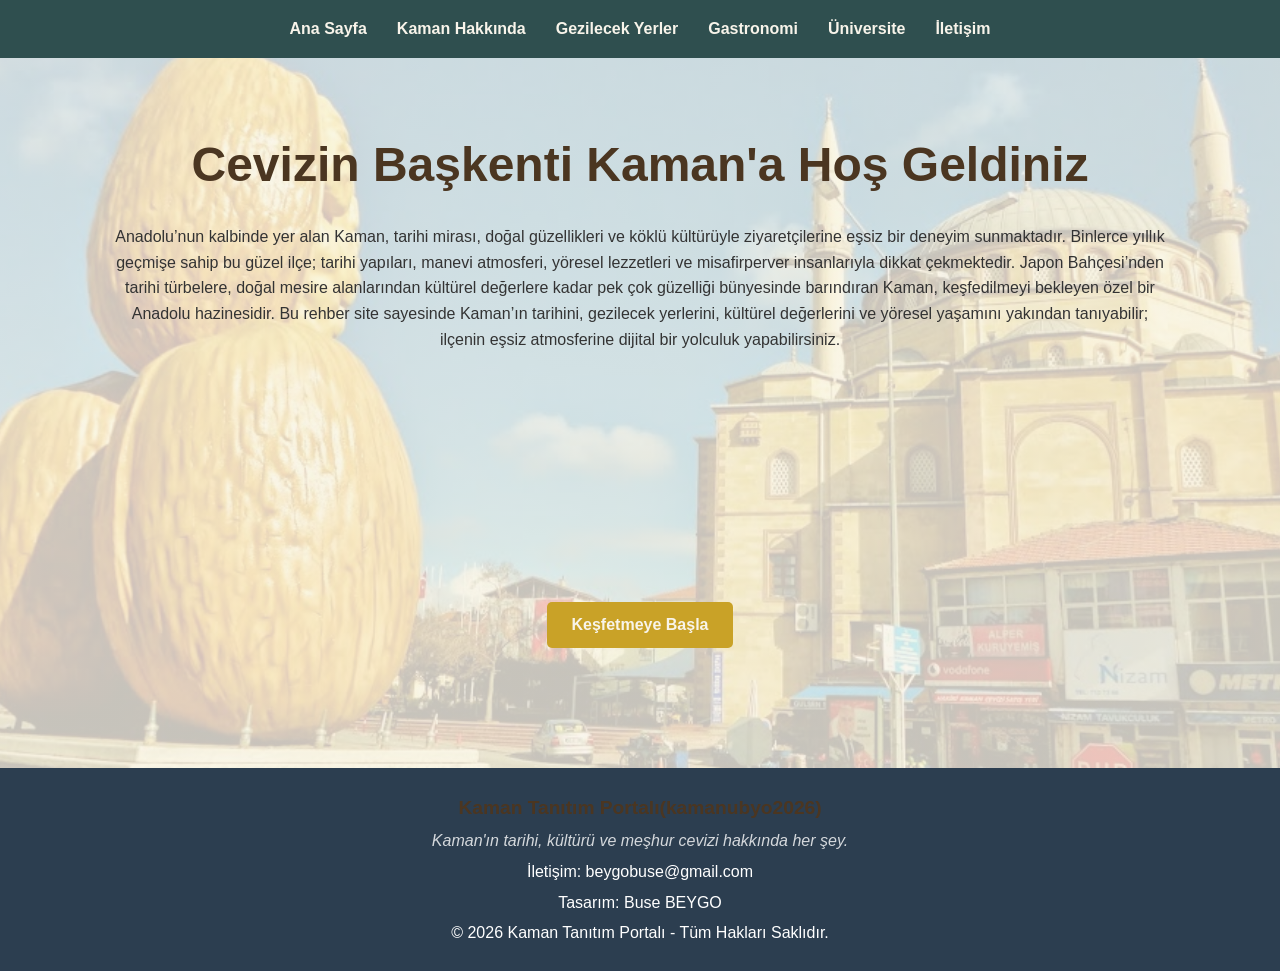
<file: index.html>
<!DOCTYPE html>
<html lang="tr">
<head>
    <meta charset="UTF-8">
    <meta name="viewport" content="width=device-width, initial-scale=1.0">
    <meta name="description" content="Kırşehir Kaman ilçesinin tanıtımı, cevizi, tarihi ve gezilecek yerleri hakkında kapsamlı rehber.">
    <title>Kaman Rehberi | Cevizin Başkenti Kaman</title>
    <link rel="stylesheet" href="style.css">
</head>
<body class="home-page">

<nav>
    <ul>
        <li><a href="index.html">Ana Sayfa</a></li>
        <li><a href="hakkinda.html">Kaman Hakkında</a></li>
        <li><a href="gezilecek-yerler.html">Gezilecek Yerler</a></li>
        <li><a href="gastronomi.html" >Gastronomi</a></li>
        <li><a href="universite.html">Üniversite</a></li>
        <li><a href="iletisim.html">İletişim</a></li>
    </ul>
</nav>

<div class="container">
    <section>
        <h1>Cevizin Başkenti Kaman'a Hoş Geldiniz</h1>

        <p>Anadolu’nun kalbinde yer alan Kaman, tarihi mirası, doğal güzellikleri ve köklü kültürüyle ziyaretçilerine eşsiz bir deneyim sunmaktadır. Binlerce yıllık geçmişe sahip bu güzel ilçe; tarihi yapıları, manevi atmosferi, yöresel lezzetleri ve misafirperver insanlarıyla dikkat çekmektedir. Japon Bahçesi’nden tarihi türbelere, doğal mesire alanlarından kültürel değerlere kadar pek çok güzelliği bünyesinde barındıran Kaman, keşfedilmeyi bekleyen özel bir Anadolu hazinesidir. Bu rehber site sayesinde Kaman’ın tarihini, gezilecek yerlerini, kültürel değerlerini ve yöresel yaşamını yakından tanıyabilir; ilçenin eşsiz atmosferine dijital bir yolculuk yapabilirsiniz.</p>
        <div style="text-align: center; margin-top: 250px;">
            <a href="hakkinda.html" class="btn">Keşfetmeye Başla</a>
        </div>
    </section>
</div>
<footer class="site-footer">
    <div class="footer-content">
        <h3 class="footer-title">Kaman Tanıtım Portalı(kamanubyo2026)</h3>
        <p class="footer-desc">Kaman'ın tarihi, kültürü ve meşhur cevizi hakkında her şey.</p>
        <div class="footer-info">
            <span>İletişim: beygobuse@gmail.com</span>
            <span>Tasarım: Buse BEYGO</span>
        </div>
        <p class="copyright">© 2026 Kaman Tanıtım Portalı - Tüm Hakları Saklıdır.</p>
    </div>
</footer>


</html>
</file>
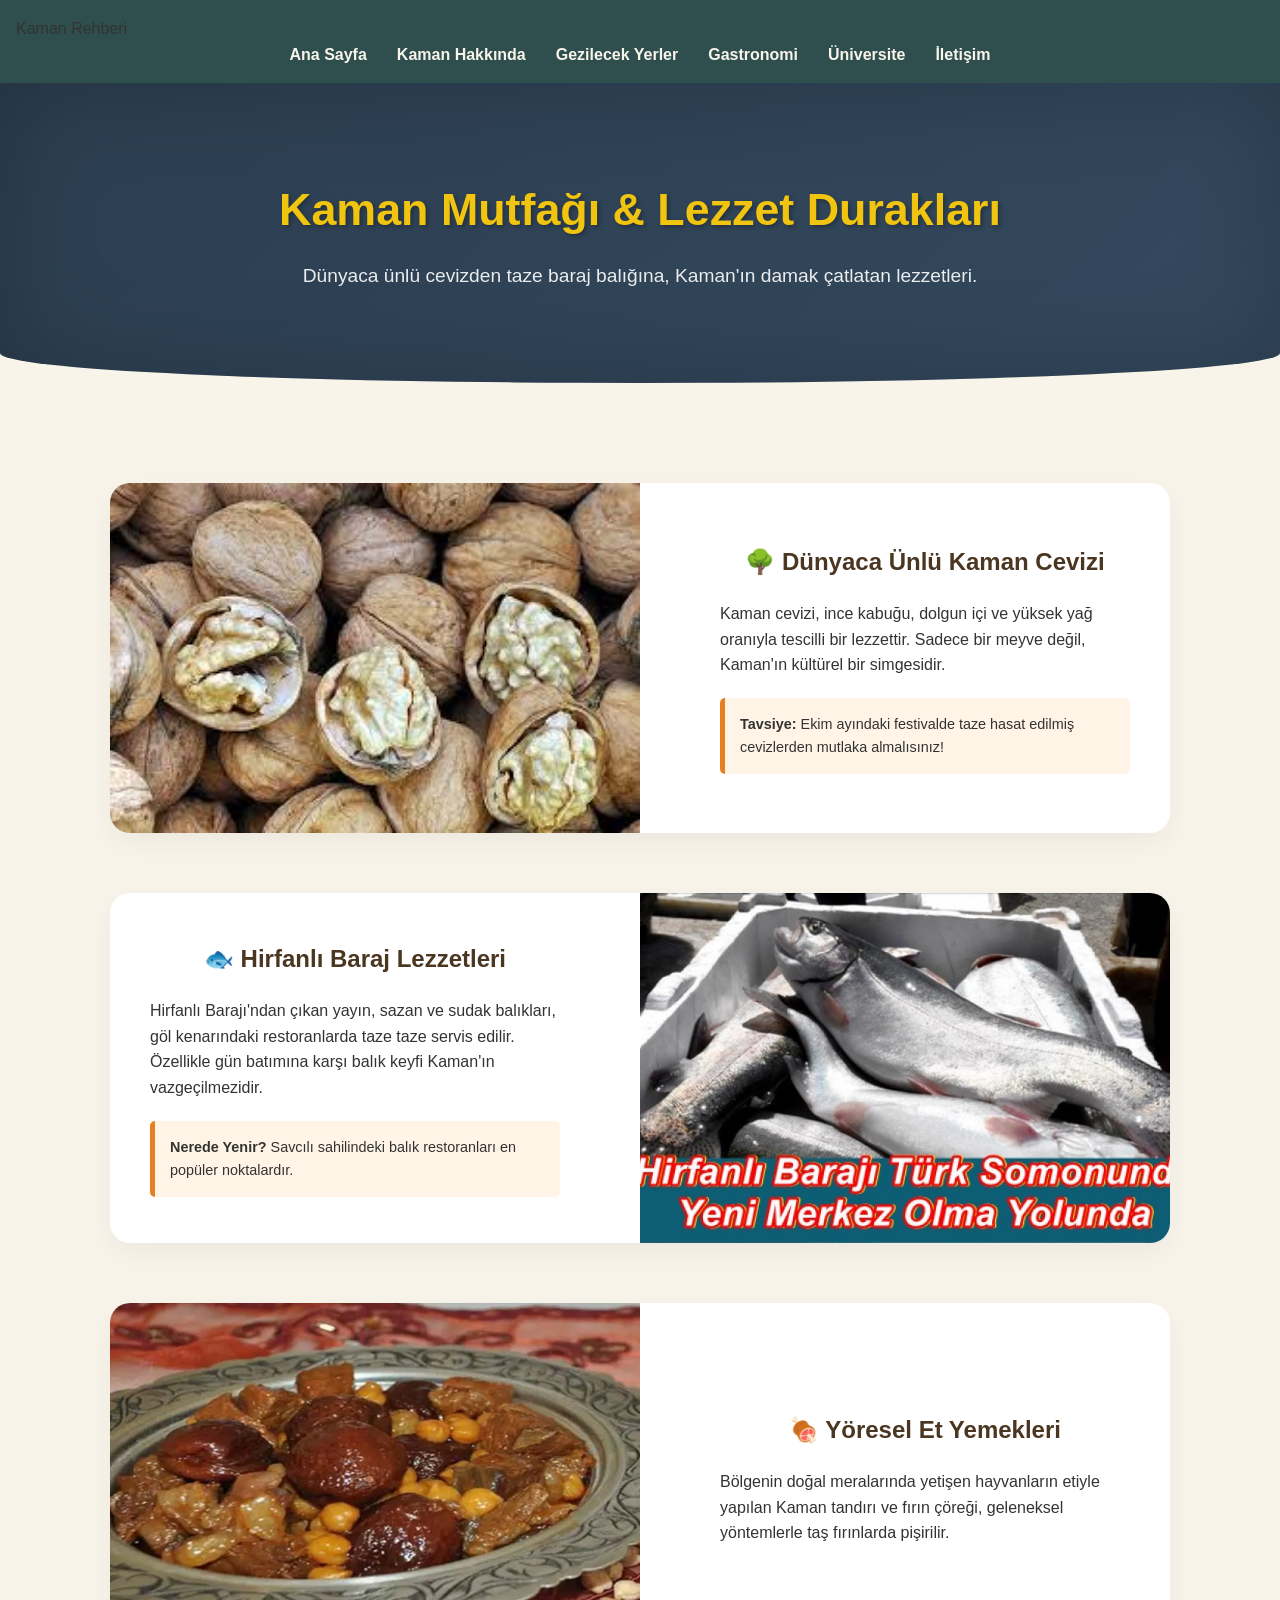
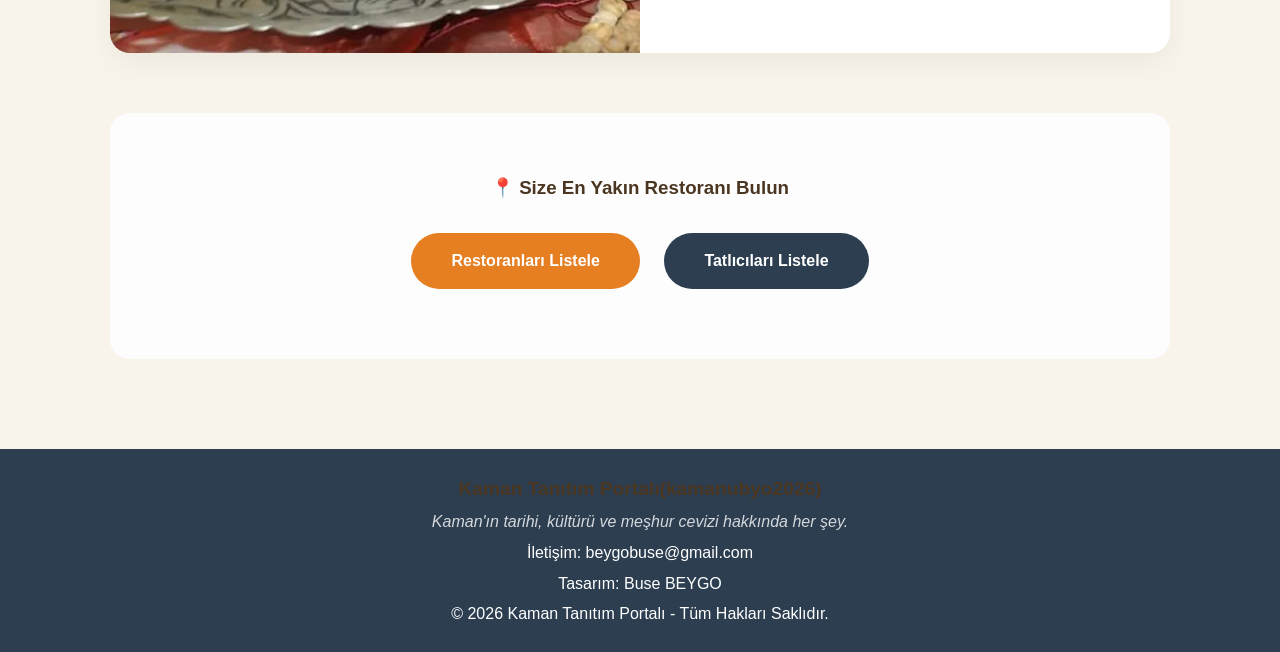
<file: gastronomi.html>
<!DOCTYPE html>
<html lang="tr">
<head>
    <meta charset="UTF-8">
    <meta name="viewport" content="width=device-width, initial-scale=1.0">
    <title>Kaman Lezzet Durakları | Ne Yenir, Nerede Yenir?</title>
    <link rel="stylesheet" href="style.css">
    <link rel="stylesheet" href="https://cdnjs.cloudflare.com/ajax/libs/font-awesome/6.0.0/css/all.min.css">
</head>
<body>

    <!-- Menü (Index ile Aynı) -->
    <nav class="navbar">
        <div class="logo">Kaman Rehberi</div>
        <ul class="nav-links">
            <li><a href="index.html">Ana Sayfa</a></li>
            <li><a href="hakkinda.html">Kaman Hakkında</a></li>
            <li><a href="gezilecek-yerler.html">Gezilecek Yerler</a></li>
            <li><a href="gastronomi.html" >Gastronomi</a></li>
            <li><a href="universite.html">Üniversite</a></li>
            <li><a href="iletisim.html">İletişim</a></li>
        </ul>
    </nav>

    <!-- Gastronomi Header -->
    <header class="gastronomy-header">
        <h1>Kaman Mutfağı & Lezzet Durakları</h1>
        <p>Dünyaca ünlü cevizden taze baraj balığına, Kaman'ın damak çatlatan lezzetleri.</p>
    </header>

    <div class="container">
        <!-- Detaylı Lezzet Kartları -->
        <section class="food-details">
            
            <!-- Ceviz -->
            <div class="lezzet-card">
                <img src="ceviz.jpg" alt="Meşhur Kaman Cevizi">
                <div class="lezzet-info">
                    <h2>🌳 Dünyaca Ünlü Kaman Cevizi</h2>
                    <p>Kaman cevizi, ince kabuğu, dolgun içi ve yüksek yağ oranıyla tescilli bir lezzettir. Sadece bir meyve değil, Kaman'ın kültürel bir simgesidir.</p>
                    <div class="tip-box">
                        <strong>Tavsiye:</strong> Ekim ayındaki festivalde taze hasat edilmiş cevizlerden mutlaka almalısınız!
                    </div>
                </div>
            </div>

            <!-- Balık -->
            <div class="lezzet-card reverse">
                <img src="balik.jpg" alt="Hirfanlı Baraj Balığı">
                <div class="lezzet-info">
                    <h2>🐟 Hirfanlı Baraj Lezzetleri</h2>
                    <p>Hirfanlı Barajı'ndan çıkan yayın, sazan ve sudak balıkları, göl kenarındaki restoranlarda taze taze servis edilir. Özellikle gün batımına karşı balık keyfi Kaman'ın vazgeçilmezidir.</p>
                    <div class="tip-box">
                        <strong>Nerede Yenir?</strong> Savcılı sahilindeki balık restoranları en popüler noktalardır.
                    </div>
                </div>
            </div>

            <!-- Et Yemekleri -->
            <div class="lezzet-card">
                <img src="cirleme.webp" alt="Kaman Et Yemekleri">
                <div class="lezzet-info">
                    <h2>🍖 Yöresel Et Yemekleri</h2>
                    <p>Bölgenin doğal meralarında yetişen hayvanların etiyle yapılan Kaman tandırı ve fırın çöreği, geleneksel yöntemlerle taş fırınlarda pişirilir.</p>
                </div>
            </div>

        </section>

        <!-- Restoran Listesi / Google Haritalar Entegrasyonu -->
        <section class="restaurant-finder">
            <h3>📍 Size En Yakın Restoranı Bulun</h3>
            <div class="map-buttons">
                <a href="https://www.google.com/maps/search/Kaman+restoranlar%C4%B1" target="_blank" class="btn-map-full">Restoranları Listele</a>
                <a href="https://www.google.com/maps/search/Kaman+pastaneler" target="_blank" class="btn-map-full secondary">Tatlıcıları Listele</a>
            </div>
        </section>
    </div>

    <footer class="site-footer">
    <div class="footer-content">
        <h3 class="footer-title">Kaman Tanıtım Portalı(kamanubyo2026)</h3>
        <p class="footer-desc">Kaman'ın tarihi, kültürü ve meşhur cevizi hakkında her şey.</p>
        <div class="footer-info">
            <span>İletişim: beygobuse@gmail.com</span>
            <span>Tasarım: Buse BEYGO</span>
        </div>
        <p class="copyright">© 2026 Kaman Tanıtım Portalı - Tüm Hakları Saklıdır.</p>
    </div>
</footer>

</body>
</html>
</file>
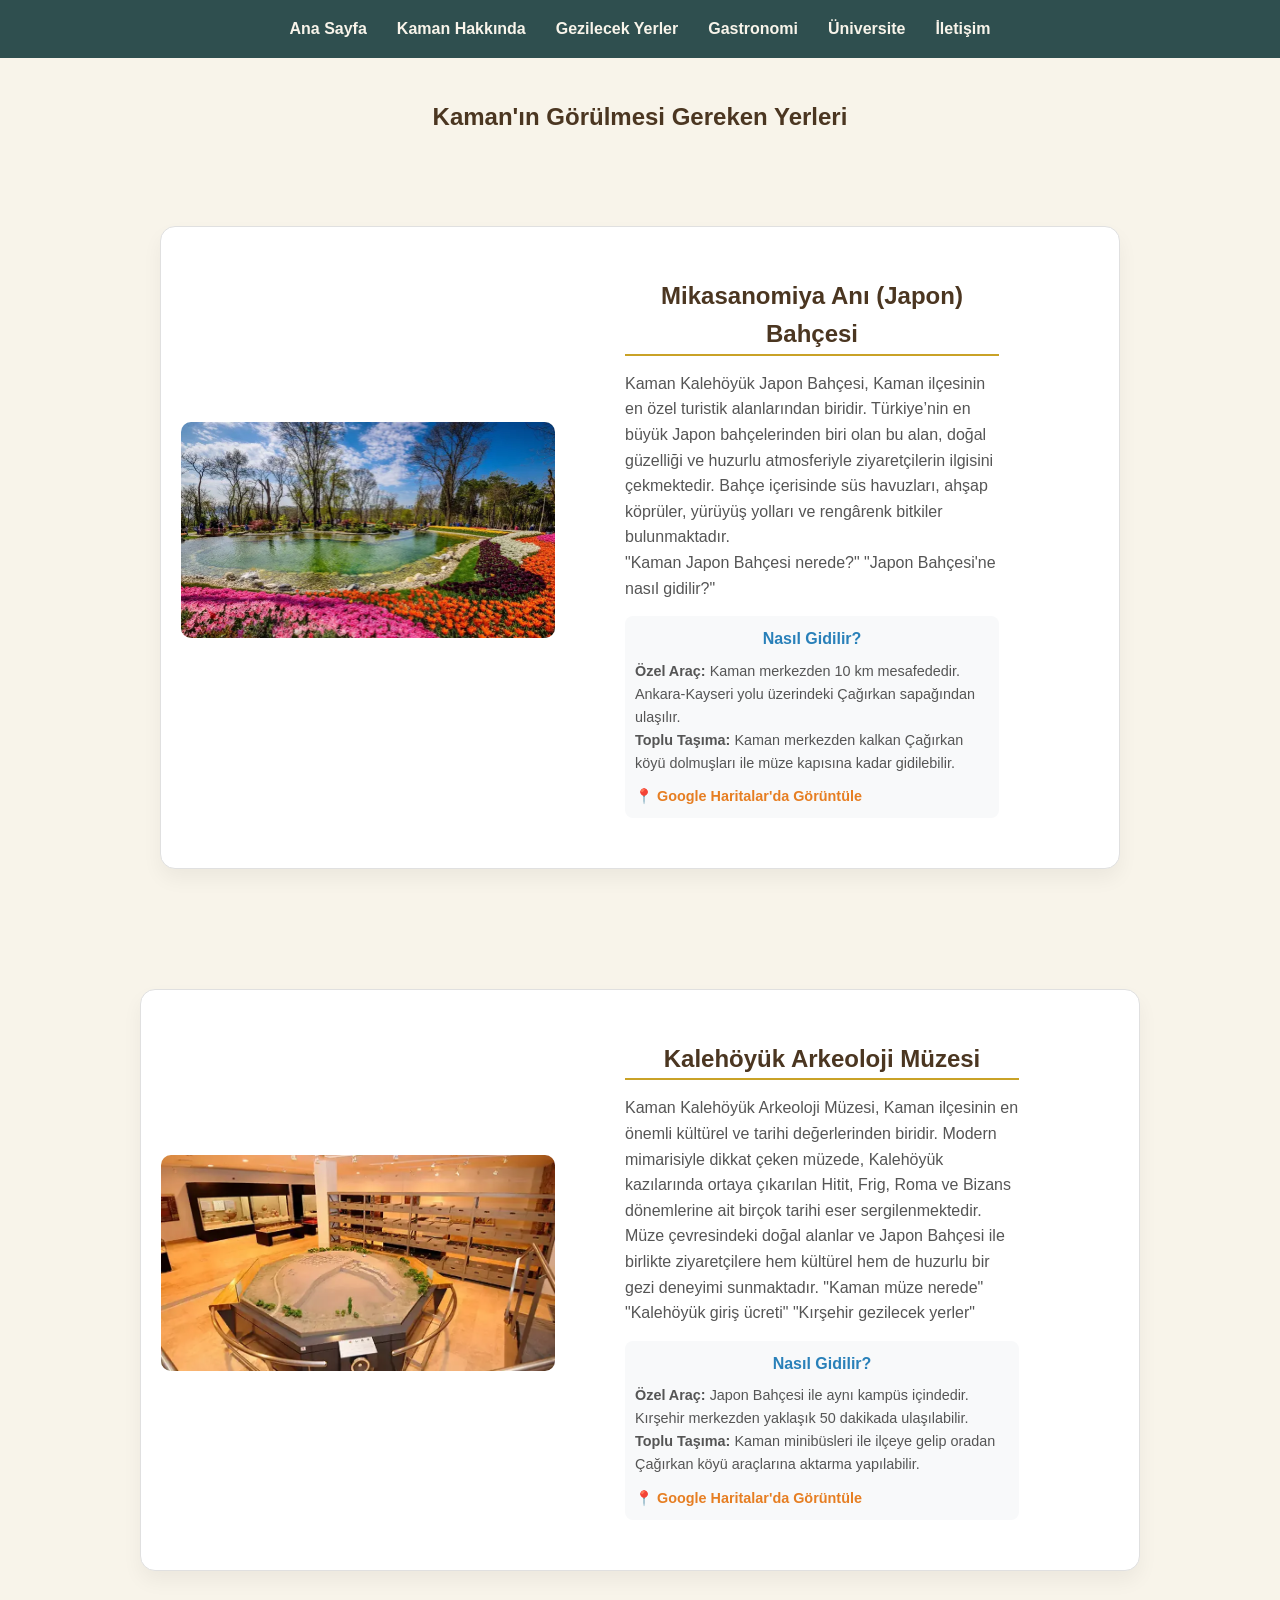
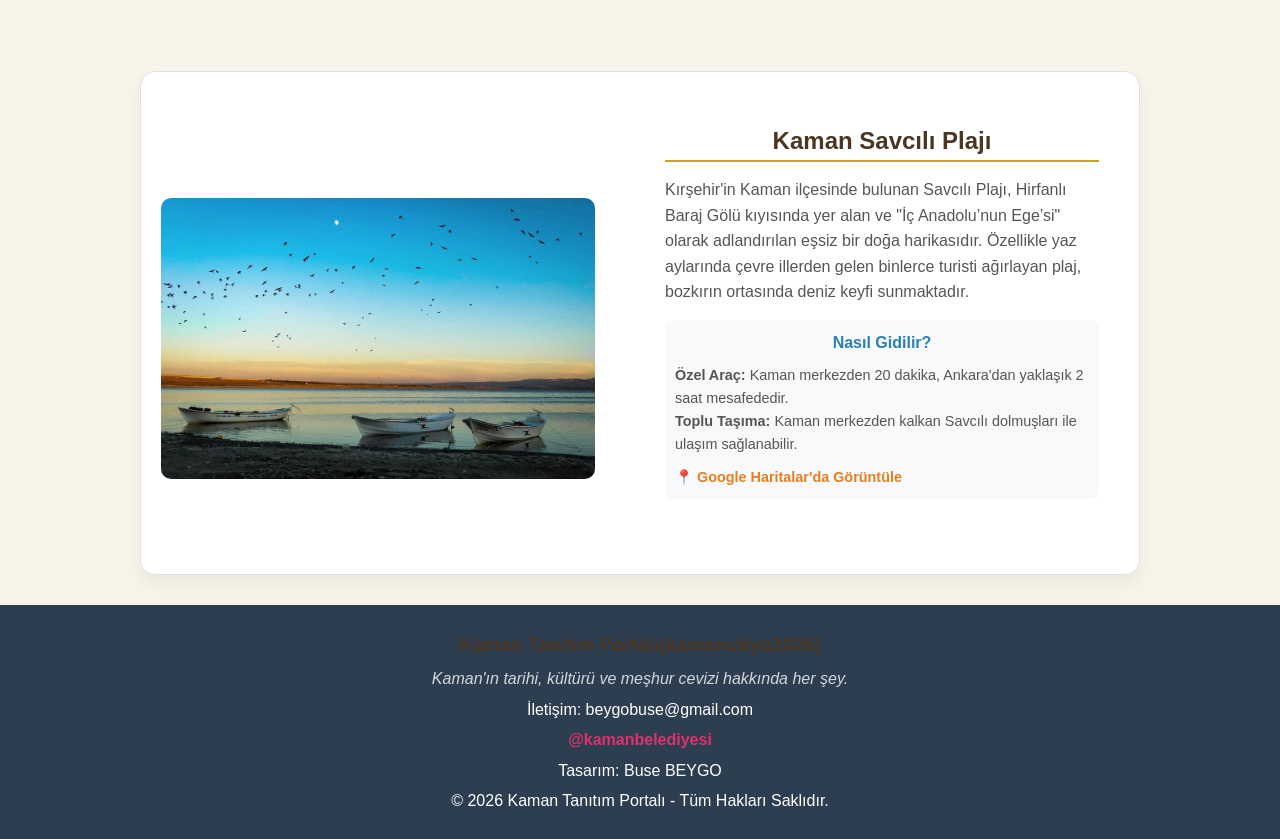
<file: gezilecek-yerler.html>
<!DOCTYPE html>
<html lang="tr">
<head>
    <meta charset="UTF-8">
    <meta name="description" content="Kaman'da gezilecek yerler: Mikami Prens Anı Bahçesi, Kalehöyük Arkeoloji Müzesi ve dahası.">
    <title>Kaman'da Gezilecek Yerler | Turizm Rehberi</title>
    <link rel="stylesheet" href="style.css">
</head>
<body>

<nav>
    <ul>
        <li><a href="index.html">Ana Sayfa</a></li>
        <li><a href="hakkinda.html">Kaman Hakkında</a></li>
        <li><a href="gezilecek-yerler.html">Gezilecek Yerler</a></li>
        <li><a href="gastronomi.html" >Gastronomi</a></li>
        <li><a href="universite.html">Üniversite</a></li>
        <li><a href="iletisim.html">İletişim</a></li>
    </ul>
</nav>

<div class="container">
    <h2>Kaman'ın Görülmesi Gereken Yerleri</h2>
    
    <article>
        <section class="travel-section">
    <div class="places-container">
    
    <div class="travel-card">
        <div class="travel-image">
         <img src="japonn.webp" alt="Kaman Japon Bahçesi" class="travel-img">
            
            <span class="img-label">Japon Bahçesi</span>
        </div>
        <div class="travel-info">
            <h2>Mikasanomiya Anı (Japon) Bahçesi</h2>
            <p>Kaman Kalehöyük Japon Bahçesi, Kaman ilçesinin en özel turistik alanlarından biridir. Türkiye’nin en büyük Japon bahçelerinden biri olan bu alan, doğal güzelliği ve huzurlu atmosferiyle ziyaretçilerin ilgisini çekmektedir. Bahçe içerisinde süs havuzları, ahşap köprüler, yürüyüş yolları ve rengârenk bitkiler bulunmaktadır. 
                <br>
                "Kaman Japon Bahçesi nerede?" "Japon Bahçesi'ne nasıl gidilir?"<ul class="features">
            
    <div class="transport-info">
            <h3>Nasıl Gidilir?</h3>
            <p><strong>Özel Araç:</strong> Kaman merkezden 10 km mesafededir. Ankara-Kayseri yolu üzerindeki Çağırkan sapağından ulaşılır.</p>
            <p><strong>Toplu Taşıma:</strong> Kaman merkezden kalkan Çağırkan köyü dolmuşları ile müze kapısına kadar gidilebilir.</p>
            <div class="map-link">
                <a href="https://www.google.com/maps/search/Kaman+Japon+Bah%C3%A7esi" target="_blank">📍 Google Haritalar'da Görüntüle</a>
            </div>
    </div>
</div></br></p>
        </div>
     </div>
</section>
    </article>

   <div class="travel-card">
        <div class="travel-image">
            <img src="muze.webp" alt="Kaman Kalehöyük Arkeoloji Müzesi" class="travel-img">
            <span class="img-label">Arkeoloji Müzesi</span>
        </div>
        <div class="travel-info">
            <h2>Kalehöyük Arkeoloji Müzesi</h2>
            <p>Kaman Kalehöyük Arkeoloji Müzesi, Kaman ilçesinin en önemli kültürel ve tarihi değerlerinden biridir. Modern mimarisiyle dikkat çeken müzede, Kalehöyük kazılarında ortaya çıkarılan Hitit, Frig, Roma ve Bizans dönemlerine ait birçok tarihi eser sergilenmektedir.  Müze çevresindeki doğal alanlar ve Japon Bahçesi ile birlikte ziyaretçilere hem kültürel hem de huzurlu bir gezi deneyimi sunmaktadır. "Kaman müze nerede" "Kalehöyük giriş ücreti" "Kırşehir gezilecek yerler" <br><ul class="features">
      <div class="transport-info">
            <h3>Nasıl Gidilir?</h3>
            <p><strong>Özel Araç:</strong> Japon Bahçesi ile aynı kampüs içindedir. Kırşehir merkezden yaklaşık 50 dakikada ulaşılabilir.</p>
            <p><strong>Toplu Taşıma:</strong> Kaman minibüsleri ile ilçeye gelip oradan Çağırkan köyü araçlarına aktarma yapılabilir.</p>
            <div class="map-link">
                <a href="https://www.google.com/maps/search/Kaman+Kaleh%C3%B6y%C3%BCk+M%C3%BCzesi" target="_blank">📍 Google Haritalar'da Görüntüle</a>
            </div>
    </div>
</div></br></p>
        </div>
    </div>
    </div>
    <div class="travel-card">
        <div class="travel-image">
            <img src="savcili.jpg" alt="Kaman Savcılı Plajı" class="travel-img">
            <span class="img-label">Kaman Savcılı Plajı</span>
        </div>
        <div class="travel-info">
            <h2>Kaman Savcılı Plajı</h2>
            <p>Kırşehir'in Kaman ilçesinde bulunan Savcılı Plajı, Hirfanlı Baraj Gölü kıyısında yer alan ve "İç Anadolu’nun Ege’si" olarak adlandırılan eşsiz bir doğa harikasıdır. Özellikle yaz aylarında çevre illerden gelen binlerce turisti ağırlayan plaj, bozkırın ortasında deniz keyfi sunmaktadır.

                <br><div class="transport-info">
    <h3>Nasıl Gidilir?</h3>
    <p><strong>Özel Araç:</strong> Kaman merkezden 20 dakika, Ankara'dan yaklaşık 2 saat mesafededir.</p>
    <p><strong>Toplu Taşıma:</strong> Kaman merkezden kalkan Savcılı dolmuşları ile ulaşım sağlanabilir.</p>
    <div class="map-link">
        <a href="https://www.google.com/maps/search/Savc%C4%B1l%C4%B1+Plaj%C4%B1" target="_blank">📍 Google Haritalar'da Görüntüle</a>
    </div>
</div></br> </p>
        </div>

        
    </div>



</div>
    </div>
</section>
    </article>
</div>

<footer class="site-footer">
    <div class="footer-content">
        <h3 class="footer-title">Kaman Tanıtım Portalı(kamanubyo2026)</h3>
        <p class="footer-desc">Kaman'ın tarihi, kültürü ve meşhur cevizi hakkında her şey.</p>
        <div class="footer-info">
            <span>İletişim: beygobuse@gmail.com</span>
            <a href="https://www.instagram.com/kamanbelediyesi/" target="_blank" style="color: #E1306C; font-weight: bold; text-decoration: none;">
    @kamanbelediyesi
</a>
            <span>Tasarım: Buse BEYGO</span>
        </div>
        <p class="copyright">© 2026 Kaman Tanıtım Portalı - Tüm Hakları Saklıdır.</p>
    </div>
</footer>

</body>
</html>
</file>
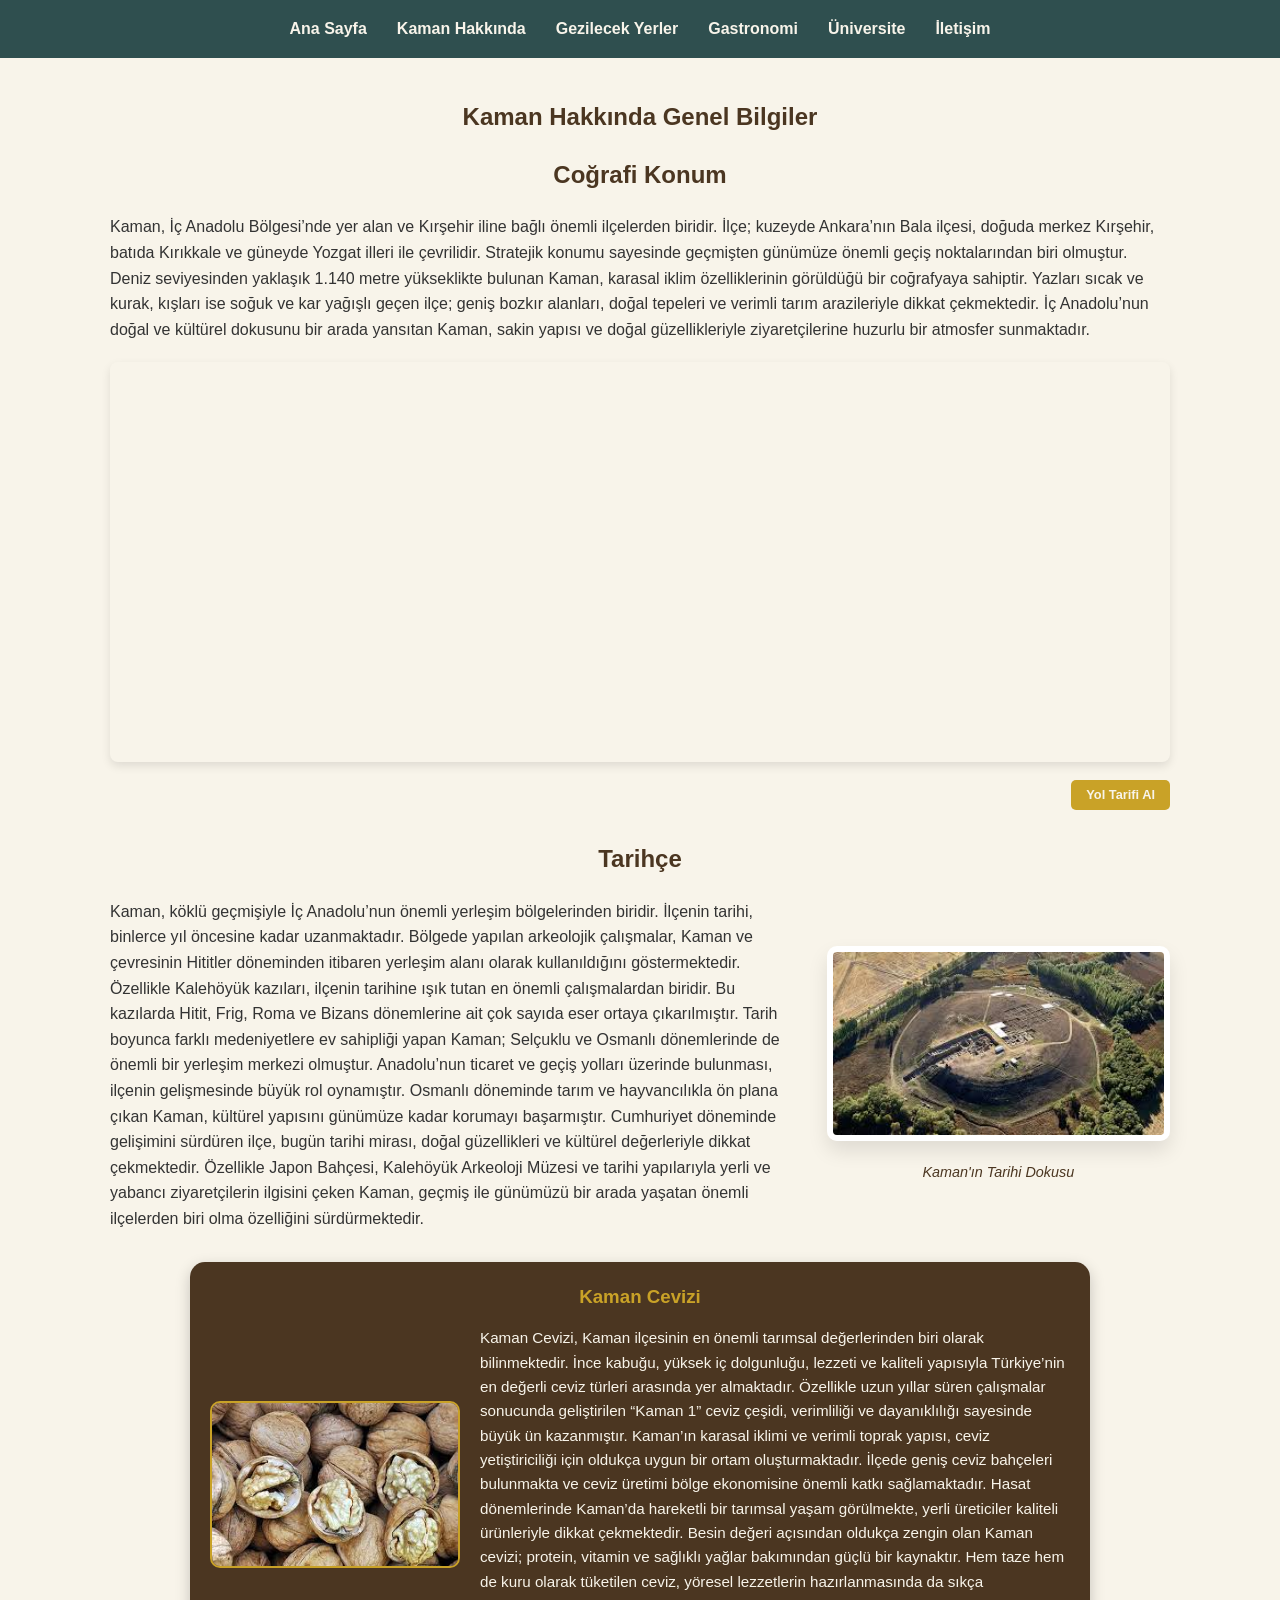
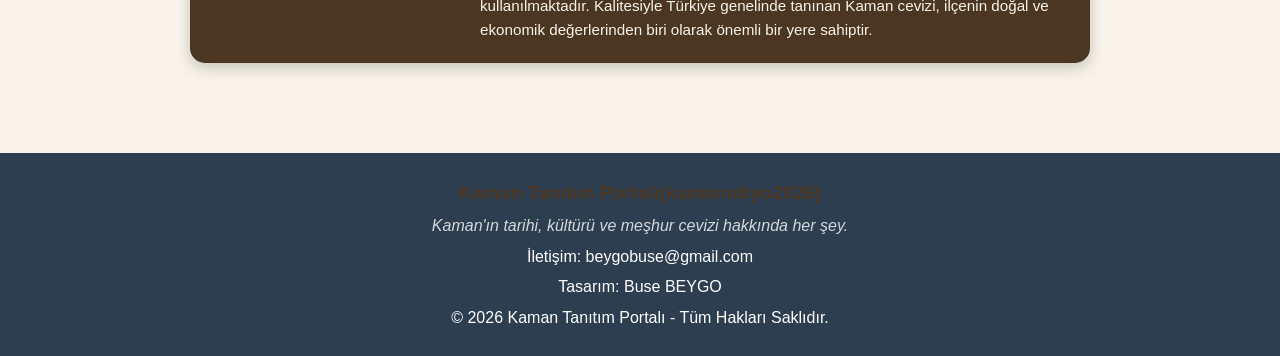
<file: hakkinda.html>
<!DOCTYPE html>
<html lang="tr">
<head>
    <meta charset="UTF-8">
    <meta name="viewport" content="width=device-width, initial-scale=1.0">
    <meta name="description" content="Kaman'ın tarihi, coğrafi konumu ve kültürel değerleri hakkında detaylı bilgiler.">
    <title>Kaman Hakkında | Tarihçe ve Kültür</title>
    <link rel="stylesheet" href="style.css">
</head>
<body>

<nav>
    <ul>
        <li><a href="index.html">Ana Sayfa</a></li>
        <li><a href="hakkinda.html">Kaman Hakkında</a></li>
        <li><a href="gezilecek-yerler.html">Gezilecek Yerler</a></li>
        <li><a href="gastronomi.html" >Gastronomi</a></li>
        <li><a href="universite.html">Üniversite</a></li>
        <li><a href="iletisim.html">İletişim</a></li>
    </ul>
</nav>

<div class="container">
    <section>
        <h1>Kaman Hakkında Genel Bilgiler</h1>
        
        <div style="margin-bottom: 30px;">
            <h2>Coğrafi Konum</h2>
            <p>

Kaman, İç Anadolu Bölgesi’nde yer alan ve Kırşehir iline bağlı önemli ilçelerden biridir. İlçe; kuzeyde Ankara’nın Bala ilçesi, doğuda merkez Kırşehir, batıda Kırıkkale ve güneyde Yozgat illeri ile çevrilidir. Stratejik konumu sayesinde geçmişten günümüze önemli geçiş noktalarından biri olmuştur.

Deniz seviyesinden yaklaşık 1.140 metre yükseklikte bulunan Kaman, karasal iklim özelliklerinin görüldüğü bir coğrafyaya sahiptir. Yazları sıcak ve kurak, kışları ise soğuk ve kar yağışlı geçen ilçe; geniş bozkır alanları, doğal tepeleri ve verimli tarım arazileriyle dikkat çekmektedir. İç Anadolu’nun doğal ve kültürel dokusunu bir arada yansıtan Kaman, sakin yapısı ve doğal güzellikleriyle ziyaretçilerine huzurlu bir atmosfer sunmaktadır.
</p>

<div style="margin-bottom: 30px;">
    
    
    <div class="map-container">
        <iframe 
            src="https://www.google.com/maps/embed?pb=!1m18!1m12!1m3!1d12386.082536838383!2d33.714418!3d39.358887!2m3!1f0!2f0!3f0!3m2!1i1024!2i768!4f13.1!3m3!1m2!1s0x14d4364426d40001%3A0x67394d13e9a4f42!2sKaman%2C%20K%C4%B1r%C5%9Fehir!5e0!3m2!1str!2str!4v1715512345678" 
            width="100%" 
            height="400" 
            style="border:0; border-radius: 8px; box-shadow: 0 4px 10px rgba(0,0,0,0.1);" 
            allowfullscreen="" 
            loading="lazy">
        </iframe>
        <div style="margin-top: 10px; text-align: right;">
            <a href="https://www.google.com/maps/dir//Kaman,+K%C4%B1r%C5%9Fehir/" target="_blank" class="btn" style="padding: 5px 15px; font-size: 0.8rem;">
                <i class="fa fa-location-arrow"></i> Yol Tarifi Al
            </a>
        </div>
    </div>
</div>
        </div>

        <div style="margin-bottom: 30px;">
            <h2>Tarihçe</h2>
            <p>
<div style="margin-bottom: 30px;">
    <div class="history-content">
        <div class="history-text">
            <p>Kaman, köklü geçmişiyle İç Anadolu’nun önemli yerleşim bölgelerinden biridir. İlçenin tarihi, binlerce yıl öncesine kadar uzanmaktadır. Bölgede yapılan arkeolojik çalışmalar, Kaman ve çevresinin Hititler döneminden itibaren yerleşim alanı olarak kullanıldığını göstermektedir. Özellikle Kalehöyük kazıları, ilçenin tarihine ışık tutan en önemli çalışmalardan biridir. Bu kazılarda Hitit, Frig, Roma ve Bizans dönemlerine ait çok sayıda eser ortaya çıkarılmıştır.

Tarih boyunca farklı medeniyetlere ev sahipliği yapan Kaman; Selçuklu ve Osmanlı dönemlerinde de önemli bir yerleşim merkezi olmuştur. Anadolu’nun ticaret ve geçiş yolları üzerinde bulunması, ilçenin gelişmesinde büyük rol oynamıştır. Osmanlı döneminde tarım ve hayvancılıkla ön plana çıkan Kaman, kültürel yapısını günümüze kadar korumayı başarmıştır.

Cumhuriyet döneminde gelişimini sürdüren ilçe, bugün tarihi mirası, doğal güzellikleri ve kültürel değerleriyle dikkat çekmektedir. Özellikle Japon Bahçesi, Kalehöyük Arkeoloji Müzesi ve tarihi yapılarıyla yerli ve yabancı ziyaretçilerin ilgisini çeken Kaman, geçmiş ile günümüzü bir arada yaşatan önemli ilçelerden biri olma özelliğini sürdürmektedir.</p>
        </div>
        
       <div class="history-image-wrapper">
    <a href="https://tr.wikipedia.org/wiki/Kaman_Kaleh%C3%B6y%C3%BCk" target="_blank" title="Daha fazla bilgi için tıklayın">
        <img src="download.jpg" alt="Kaman Kalehöyük Tarihi Kazı Alanı" class="history-img">
    </a>
    <p class="img-caption">Kaman'ın Tarihi Dokusu</p>
</div>
</div>
</div>
</div>
       <div class="walnut-section">
    <h3 style="text-align: center; color: #C9A227; margin-bottom: 15px;">Kaman Cevizi</h3>
    <div class="walnut-content">
        <img src="ceviz.jpg" alt="Kaman Cevizi" class="walnut-img">
        <div class="walnut-text">
            <p>

Kaman Cevizi, Kaman ilçesinin en önemli tarımsal değerlerinden biri olarak bilinmektedir. İnce kabuğu, yüksek iç dolgunluğu, lezzeti ve kaliteli yapısıyla Türkiye’nin en değerli ceviz türleri arasında yer almaktadır. Özellikle uzun yıllar süren çalışmalar sonucunda geliştirilen “Kaman 1” ceviz çeşidi, verimliliği ve dayanıklılığı sayesinde büyük ün kazanmıştır.

Kaman’ın karasal iklimi ve verimli toprak yapısı, ceviz yetiştiriciliği için oldukça uygun bir ortam oluşturmaktadır. İlçede geniş ceviz bahçeleri bulunmakta ve ceviz üretimi bölge ekonomisine önemli katkı sağlamaktadır. Hasat dönemlerinde Kaman’da hareketli bir tarımsal yaşam görülmekte, yerli üreticiler kaliteli ürünleriyle dikkat çekmektedir.

Besin değeri açısından oldukça zengin olan Kaman cevizi; protein, vitamin ve sağlıklı yağlar bakımından güçlü bir kaynaktır. Hem taze hem de kuru olarak tüketilen ceviz, yöresel lezzetlerin hazırlanmasında da sıkça kullanılmaktadır. Kalitesiyle Türkiye genelinde tanınan Kaman cevizi, ilçenin doğal ve ekonomik değerlerinden biri olarak önemli bir yere sahiptir.
</p>
        </div>
    </div>
</div>
</div>
    </div>
</div>

    
    </section>
</div>


<footer class="site-footer">
    <div class="footer-content">
        <h3 class="footer-title">Kaman Tanıtım Portalı(kamanubyo2026)</h3>
        <p class="footer-desc">Kaman'ın tarihi, kültürü ve meşhur cevizi hakkında her şey.</p>
        <div class="footer-info">
            <span>İletişim: beygobuse@gmail.com</span>
            <span>Tasarım: Buse BEYGO</span>
        </div>
        <p class="copyright">© 2026 Kaman Tanıtım Portalı - Tüm Hakları Saklıdır.</p>
    </div>
</footer>

</body>
</html>
</file>
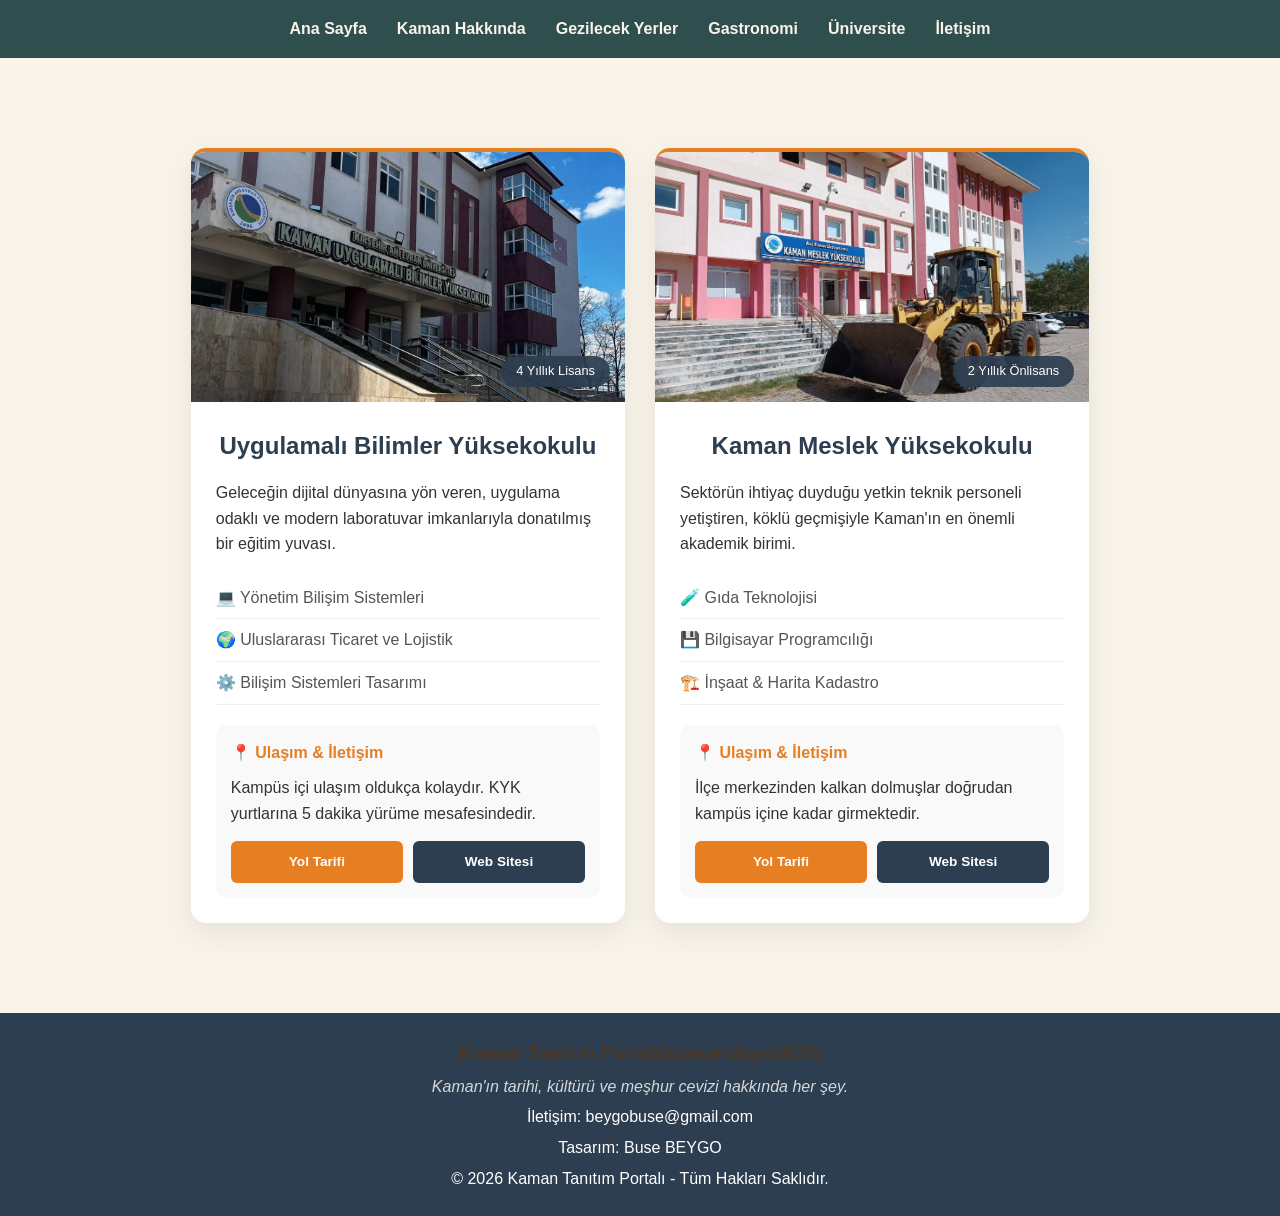
<file: universite.html>
<!DOCTYPE html>
<html lang="tr">
<head>
    <meta charset="UTF-8">
    <meta name="viewport" content="width=device-width, initial-scale=1.0">
    <meta name="description" content="Kırşehir Ahi Evran Üniversitesi Kaman Meslek Yüksekokulu ve Uygulamalı Bilimler Yüksekokulu hakkında bilgiler.">
    <title>Üniversite | Kaman Tanıtım Portalı</title>
    <link rel="stylesheet" href="style.css">
    <style>
        /* Bu sayfaya özel ek stiller */
        .uni-card-container {
            display: grid;
            grid-template-columns: repeat(auto-fit, minmax(300px, 1fr));
            gap: 25px;
            margin-top: 30px;
        }

        .uni-card {
            background-color: #ffffff;
            border-bottom: 5px solid #C9A227; /* Altın Sarısı Vurgu */
            padding: 30px;
            border-radius: 8px;
            box-shadow: 0 4px 15px rgba(0,0,0,0.05);
        }

        .uni-card h3 {
            text-align: left;
            margin-bottom: 15px;
            border-bottom: 2px solid #F8F4EA;
            padding-bottom: 10px;
        }

        .program-list {
            list-style: none;
            margin-top: 15px;
        }

        .program-list li {
            padding: 8px 0;
            border-bottom: 1px solid #eee;
            font-size: 0.95rem;
        }

        .program-list li::before {
            content: "•";
            color: #C9A227;
            font-weight: bold;
            margin-right: 10px;
        }

        .info-box {
            background-color: #2F4F4F; /* Koyu Yeşil */
            color: #F8F4EA;
            padding: 30px;
            border-radius: 8px;
            margin-top: 40px;
            text-align: center;
        }

        .info-box h2 {
            color: #C9A227; /* Başlık Altın Sarısı */
        }
    </style>
</head>
<body>

<nav>
    <ul>
        <li><a href="index.html">Ana Sayfa</a></li>
        <li><a href="hakkinda.html">Kaman Hakkında</a></li>
        <li><a href="gezilecek-yerler.html">Gezilecek Yerler</a></li>
        <li><a href="gastronomi.html" >Gastronomi</a></li>
        <li><a href="universite.html">Üniversite</a></li>
        <li><a href="iletisim.html">İletişim</a></li>
    </ul>
</nav>

<div class="container">
<!-- Kaman Eğitim Sayfası: UBYO ve MYO -->
<section class="education-section">
    <div class="education-grid">
        
        <!-- Uygulamalı Bilimler Yüksekokulu (UBYO) -->
        <div class="edu-card">
            <div class="edu-image">
                <img src="kamanubyo.jpeg" alt="Kaman UBYO">
                <div class="edu-badge">4 Yıllık Lisans</div>
            </div>
            <div class="edu-content">
                <h2>Uygulamalı Bilimler Yüksekokulu</h2>
                <p>Geleceğin dijital dünyasına yön veren, uygulama odaklı ve modern laboratuvar imkanlarıyla donatılmış bir eğitim yuvası.</p>
                
                <ul class="edu-features">
                    <li>💻 Yönetim Bilişim Sistemleri</li>
                    <li>🌍 Uluslararası Ticaret ve Lojistik</li>
                    <li>⚙️ Bilişim Sistemleri Tasarımı</li>
                </ul>

                <div class="edu-transport">
                    <h4>📍 Ulaşım & İletişim</h4>
                    <p>Kampüs içi ulaşım oldukça kolaydır. KYK yurtlarına 5 dakika yürüme mesafesindedir.</p>
                    <div class="edu-buttons">
                        <a href="https://www.google.com/maps/search/Kaman+Uygulamal%C4%B1+Bilimler+Y%C3%BCksekokulu" target="_blank" class="btn-geo">Yol Tarifi</a>
                        <a href="https://kamanubyo.ahievran.edu.tr/" target="_blank" class="btn-site">Web Sitesi</a>
                    </div>
                </div>
            </div>
        </div>

        <!-- Meslek Yüksekokulu (MYO) -->
        <div class="edu-card">
            <div class="edu-image">
                <img src="kamanmyo.jpg" alt="Kaman MYO"> <!-- Aynı kampüs resmi -->
                <div class="edu-badge">2 Yıllık Önlisans</div>
            </div>
            <div class="edu-content">
                <h2>Kaman Meslek Yüksekokulu</h2>
                <p>Sektörün ihtiyaç duyduğu yetkin teknik personeli yetiştiren, köklü geçmişiyle Kaman'ın en önemli akademik birimi.</p>
                
                <ul class="edu-features">
                    <li>🧪 Gıda Teknolojisi</li>
                    <li>💾 Bilgisayar Programcılığı</li>
                    <li>🏗️ İnşaat & Harita Kadastro</li>
                </ul>

                <div class="edu-transport">
                    <h4>📍 Ulaşım & İletişim</h4>
                    <p>İlçe merkezinden kalkan dolmuşlar doğrudan kampüs içine kadar girmektedir.</p>
                    <div class="edu-buttons">
                        <a href="https://www.google.com/maps/search/Kaman+Meslek+Y%C3%BCksekokulu" target="_blank" class="btn-geo">Yol Tarifi</a>
                        <a href="https://kamanmyo.ahievran.edu.tr/" target="_blank" class="btn-site">Web Sitesi</a>
                    </div>
                </div>
            </div>
        </div>

    </div>
</section>
</div>

<footer class="site-footer">
    <div class="footer-content">
        <h3 class="footer-title">Kaman Tanıtım Portalı(kamanubyo2026)</h3>
        <p class="footer-desc">Kaman'ın tarihi, kültürü ve meşhur cevizi hakkında her şey.</p>
        <div class="footer-info">
            <span>İletişim: beygobuse@gmail.com</span>
            <span>Tasarım: Buse BEYGO</span>
        </div>
        <p class="copyright">© 2026 Kaman Tanıtım Portalı - Tüm Hakları Saklıdır.</p>
    </div>
</footer>

</body>
</html>
</file>
<file: style.css>
/* Genel Ayarlar */
* {
    margin: 0;
    padding: 0;
    box-sizing: border-box;
    font-family: 'Segoe UI', Tahoma, Geneva, Verdana, sans-serif;
}

body {
    background-color: #F8F4EA; 
    color: #333333; 
    line-height: 1.6;
    display: flex;
    flex-direction: column;
    min-height: 100vh; /* Sayfanın en az ekran boyu kadar olmasını sağlar */
}

/* Navigasyon Menüsü */
nav {
    background-color: #2F4F4F; /* Koyu Yeşil Menü */
    padding: 1rem;
    position: sticky;
    top: 0;
    z-index: 1000;
}

nav ul {
    display: flex;
    justify-content: center;
    list-style: none;
}

nav ul li {
    margin: 0 15px;
}

nav ul li a {
    color: #F8F4EA;
    text-decoration: none;
    font-weight: bold;
    transition: 0.3s;
}

nav ul li a:hover {
    color: #C9A227; /* Altın Sarısı Hover */
}

/* Başlıklar */
h1, h2, h3 {
    color: #4B3621; /* Koyu Kahve Başlıklar */
    margin-bottom: 20px;
    text-align: center;
}

/* İçerik Alanları */
.container {
    max-width: 1100px;
    margin: 40px auto;
    padding: 0 20px;
    flex: 1; /* Bu satır sihirli dokunuştur; içeriği yukarı iter, footer'ı aşağıya baskılar */
}
section {
    margin-bottom: 50px;
}

/* Buton Tasarımı */
.btn {
    display: inline-block;
    background-color: #C9A227; /* Altın Sarısı */
    color: #F8F4EA;
    padding: 10px 25px;
    border-radius: 5px;
    text-decoration: none;
    font-weight: bold;
    transition: background 0.3s;
    border: none;
    cursor: pointer;
}

.btn:hover {
    background-color: #4B3621;
    color: #F8F4EA;
}


footer {
    background-color: #2F4F4F;
    color: #F8F4EA;
    text-align: center;
    padding: 20px 0;
    width: 100%;
}
/* Sadece ana sayfa için özel arka plan */
.home-page {
    background: linear-gradient(rgba(248, 244, 234, 0.8), rgba(248, 244, 234, 0.8)), 
                url('153531,resim.jpg'); /* Buradaki ismi dosyanla birebir aynı yap */
    background-size: cover;
    background-position: center;
    background-attachment: fixed;
    background-repeat: no-repeat;
}

/* Diğer sayfalar için standart krem rengi kalmaya devam eder */
body {
    background-color: #F8F4EA;
    color: #333333;
    display: flex;
    flex-direction: column;
    min-height: 100vh;
}
/* Ana sayfadaki container'ı ortalamak için özel ayar */
.home-page .container {
    display: flex;
    flex-direction: column;
    justify-content: center; /* Dikeyde ortalar */
    align-items: center;     /* Yatayda ortalar */
    text-align: center;      /* Yazıları merkeze alır */
    min-height: 70vh;        /* Sayfanın büyük bir kısmını kaplamasını sağlar */
}

/* Başlığın daha belirgin olması için (Opsiyonel) */
.home-page h1 {
    font-size: 3rem;
    margin-bottom: 20px;
}
/* Harita Konteyner Ayarı */
.map-container {
    margin-top: 20px;
    width: 100%;
}

/* Harita iframe'inin mobil uyumluluğu */
.map-container iframe {
    width: 100%;
    max-width: 100%;
}
/* Tarihçe Düzeni İçin Flexbox */
.history-content {
    display: flex;
    flex-wrap: wrap; /* Mobilde alt alta, PC'de yan yana getirir */
    gap: 30px;
    align-items: center;
    margin-top: 20px;
}

.history-text {
    flex: 2; /* Yazıya daha fazla alan ayırır */
    min-width: 300px;
}

.history-image-wrapper {
    flex: 1; /* Resim alanı */
    min-width: 300px;
    text-align: center;
}

.history-img {
    width: 100%;
    max-width: 450px;
    height: auto;
    border: 6px solid #ffffff; /* Beyaz bir çerçeve */
    border-radius: 10px;
    box-shadow: 0 10px 20px rgba(0,0,0,0.1); /* Hafif modern gölge */
    transition: transform 0.3s ease; /* Üzerine gelince büyüme efekti */
}

.history-img:hover {
    transform: scale(1.03); /* Resmin üzerine gelince hafifçe büyür */
}

.img-caption {
    font-size: 0.9rem;
    color: #4B3621;
    margin-top: 12px;
    font-style: italic;
}
.walnut-section {
    background-color: #4B3621; /* Kahverengi tonu */
    color: #F8F4EA;            /* Krem rengi yazı */
    padding: 20px;             /* İç boşluğu azalttık */
    border-radius: 15px;       /* Köşeleri daha oval yaptık */
    margin: 20px auto;         /* Üstten-alttan boşluk verip ortaladık */
    max-width: 900px;          /* KUTUNUN GENİŞLİĞİNİ BURADAN KISALTTIK */
    box-shadow: 0 5px 15px rgba(0,0,0,0.2);
}

.walnut-content {
    display: flex;
    flex-wrap: wrap;
    gap: 20px;
    align-items: center;
}

.walnut-img {
    width: 100%;
    max-width: 250px;          /* Resmi biraz küçülttük */
    border-radius: 10px;
    border: 2px solid #C9A227;
}

.walnut-text {
    flex: 1;
    min-width: 250px;
    font-size: 0.95rem;        /* Yazıyı biraz daha kibarlaştırdık */
}

/* Mobilde başlığı ortala */
@media (max-width: 768px) {
    .walnut-section h2 {
        text-align: center;
    }
}
.history-img {
    /* ... eski kodların kalsın ... */
    cursor: pointer; /* Fare imlecini el işaretine dönüştürür */
    transition: opacity 0.3s ease;
}

.history-img:hover {
    opacity: 0.8; /* Üzerine gelince hafif şeffaflaşır, tıklandığı hissini verir */
}
/* Gezilecek Yerler Kart Tasarımı */
.travel-section {
    padding: 20px 0;
}

.travel-card {
    display: flex;
    flex-wrap: wrap;
    background-color: #ffffff; /* Temiz bir görünüm için beyaz arka plan */
    border-radius: 15px;
    overflow: hidden;
    box-shadow: 0 4px 20px rgba(0,0,0,0.08);
    margin-bottom: 30px;
    align-items: stretch; /* Resim ve yazı boyunu eşitler */
}

.travel-info {
    flex: 1;
    padding: 40px;
    min-width: 300px;
}

.travel-info h2 {
    color: #2D5A27; /* Doğayı simgeleyen yeşil tonu */
    margin-bottom: 20px;
    border-bottom: 2px solid #C9A227; /* Altın sarısı ince çizgi */
    display: inline-block;
}

.travel-image {
    flex: 1;
    min-width: 300px;
    position: relative;
}

.japon-img {
    width: 100%;
    height: 100%;
    object-fit: cover; /* Resmi kutuya sığacak şekilde kırpar, şekli bozulmaz */
}

.img-label {
    position: absolute;
    bottom: 10px;
    right: 10px;
    background: rgba(0, 0, 0, 0.6);
    color: white;
    padding: 5px 12px;
    border-radius: 5px;
    font-size: 0.8rem;
}

/* Telefonlar için Resim Üste Gelsin */
@media (max-width: 768px) {
    .travel-card {
        flex-direction: column;
    }
    .travel-image {
        height: 250px;
    }
}
/* Resim ve yazının yerini değiştiren yardımcı sınıf */
.travel-card.reverse {
    flex-direction: row-reverse;
}

/* Müze başlığı için özel renk (Tarihçeyle uyumlu kahve) */
.travel-card.reverse h2 {
    color: #4B3621; 
    border-bottom: 2px solid #C9A227;
}

/* Mobilde reverse etkisini kapatıp resmin yine üste gelmesini sağlarız */
@media (max-width: 768px) {
    .travel-card.reverse {
        flex-direction: column;
    }
}
/* Ana Konteyner */
.places-container {
    padding: 20px;
    max-width: 1000px;
    margin: 0 auto;
}

/* Ortak Kutucuk Yapısı */
.travel-card {
    display: flex;
    flex-wrap: wrap;
    background-color: #ffffff; /* Beyaz kutu */
    border-radius: 15px;
    overflow: hidden;
    margin-bottom: 30px;
    box-shadow: 0 4px 15px rgba(0,0,0,0.1); /* Hafif gölge */
    border: 1px solid #e0e0e0;
    transition: transform 0.3s ease;
}

.travel-card:hover {
    transform: translateY(-5px); /* Üzerine gelince hafif yükselir */
}

/* Resim Alanı */
.travel-image {
    flex: 1;
    min-width: 300px;
    height: 250px;
    position: relative;
}

.travel-img {
    width: 100%;
    height: 100%;
    object-fit: cover; /* Resmi kutuya tam sığdırır */
}

/* Bilgi Alanı */
.travel-info {
    flex: 1.5;
    padding: 30px;
    min-width: 300px;
    display: flex;
    flex-direction: column;
    justify-content: center;
}

.travel-info h2 {
    color: #4B3621;
    margin-bottom: 15px;
    font-size: 1.5rem;
}

.travel-info p {
    color: #555;
    line-height: 1.6;
}

/* Resim üzerindeki küçük etiket */
.img-label {
    position: absolute;
    top: 15px;
    left: 15px;
    background: rgba(75, 54, 33, 0.8);
    color: white;
    padding: 5px 12px;
    border-radius: 20px;
    font-size: 0.8rem;
}

/* Mobil Uyumluluk */
@media (max-width: 768px) {
    .travel-card {
        flex-direction: column;
    }
    .travel-image {
        height: 200px;
    }
}
/* Ana Konteyner */
.places-container {
    padding: 20px;
    max-width: 1000px;
    margin: 0 auto;
}

.travel-card {
    display: flex;
    align-items: center;      /* Resmi ve yazıyı dikeyde tam ortalar */
    justify-content: center;  /* İçeriği yatayda ortalar */
    background-color: #ffffff;
    border-radius: 15px;
    margin: 30px auto;
    max-width: 1000px;        /* Sayfada çok yayılmasını engeller */
    overflow: hidden;
    box-shadow: 0 10px 20px rgba(0,0,0,0.05);
    gap: 40px;                /* Resim ve yazı arasındaki boşluğu sabitler */
    padding: 20px;            /* İçeriden nefes payı verir */
}

.travel-image {
    flex: 1;                  /* Resmin kapladığı oran */
    max-width: 450px;         /* Resmin çok devleşmesini önler */
}

.travel-image img {
    width: 100%;
    height: auto;
    display: block;
    border-radius: 10px;      /* Resmin köşelerini yumuşatır */
    object-fit: cover;
}

.travel-info {
    flex: 1;                  /* Yazının kapladığı oran */
    padding-right: 20px;
}

.travel-info h2 {
    margin-bottom: 15px;
    color: #4B3621;
    border-bottom: 2px solid #C9A227;
    display: inline-block;    /* Çizginin yazı kadar olmasını sağlar */
}

/* Mobil cihazlarda (Telefonlarda) resim ve yazıyı alt alta getirir */
@media (max-width: 768px) {
    .travel-card {
        flex-direction: column;
        text-align: center;
        gap: 20px;
    }
    .travel-info {
        padding: 0 10px;
    }
    .travel-info h2 {
        display: block;
    }
}

/* Resimlerin üzerindeki tüm karartmaları ve yazıları zorla kaldırır */
.travel-image::before, 
.travel-image::after {
    display: none !important;
    content: none !important;
}

.travel-image {
    background: transparent !important; /* Arka plandaki kahverengiliği siler */
}

.travel-img {
    filter: none !important; /* Resimde karartma filtresi varsa iptal eder */
    opacity: 1 !important;   /* Resmin şeffaflığını tam yapar */
}

.img-label {
    display: none !important; /* Sol üstteki yazıları tamamen siler */
}
.site-footer {
    background-color: #2c3e50; /* Ekran görüntündeki koyu renk */
    color: white;
    padding: 20px 0;
    text-align: center;
}

.footer-content span, 
.footer-content p, 
.footer-content h3 {
    display: block; /* Bu komut her öğeyi yeni bir satıra zorlar (alt alta getirir) */
    margin: 5px 0;
}

.footer-title {
    font-weight: bold;
    font-size: 1.2rem;
}

.footer-desc {
    font-style: italic;
    opacity: 0.8;
}
.transport-info {
    margin-top: 15px;
    padding: 10px;
    background-color: #f8f9fa;
    border-radius: 8px;
    font-size: 0.9rem;
}

.transport-info h3 {
    font-size: 1rem;
    color: #2980b9;
    margin-bottom: 8px;
}

.map-link a {
    display: inline-block;
    margin-top: 10px;
    color: #e67e22;
    text-decoration: none;
    font-weight: bold;
}

.map-link a:hover {
    text-decoration: underline;
}
.uni-page-container {
    padding: 50px 15px;
    background-color: #f4f7f6;
    display: flex;
    justify-content: center;
}

.uni-header-card {
    background: white;
    max-width: 1100px;
    width: 100%;
    border-radius: 20px;
    box-shadow: 0 15px 35px rgba(0,0,0,0.1);
    overflow: hidden;
}

.card-image-wrapper {
    position: relative;
    height: 400px;
}

.card-image-wrapper img {
    width: 100%;
    height: 100%;
    object-fit: cover;
}

.status-badge {
    position: absolute;
    top: 20px;
    left: 20px;
    background: #27ae60;
    color: white;
    padding: 8px 15px;
    border-radius: 30px;
    font-weight: bold;
}

.uni-main-content {
    padding: 40px;
}

.uni-main-content h1 {
    color: #2c3e50;
    font-size: 2.2rem;
    margin-bottom: 15px;
}

.lead-text {
    font-size: 1.1rem;
    color: #7f8c8d;
    line-height: 1.6;
    margin-bottom: 30px;
}

.info-grid {
    display: grid;
    grid-template-columns: 1fr 1fr;
    gap: 25px;
    margin-bottom: 40px;
}

.info-card {
    background: #fdfdfd;
    border: 1px solid #eee;
    padding: 25px;
    border-radius: 15px;
    transition: 0.3s;
}

.info-card:hover {
    border-color: #3498db;
    transform: translateY(-5px);
}

.info-card i {
    font-size: 2rem;
    color: #3498db;
    margin-bottom: 15px;
}

.info-card ul {
    list-style: none;
    padding: 0;
}

.info-card li {
    padding: 8px 0;
    color: #34495e;
    border-bottom: 1px solid #f1f1f1;
}

.location-box {
    background: #2c3e50;
    color: white;
    padding: 30px;
    border-radius: 15px;
    display: flex;
    justify-content: space-between;
    align-items: center;
}

.btn-primary, .btn-secondary {
    padding: 12px 25px;
    border-radius: 8px;
    text-decoration: none;
    font-weight: bold;
    transition: 0.3s;
    display: inline-block;
}

.btn-primary { background: #e67e22; color: white; margin-right: 10px; }
.btn-secondary { background: white; color: #2c3e50; }

.btn-primary:hover { background: #d35400; }
.btn-secondary:hover { background: #ecf0f1; }

/* Mobil Uyumluluk */
@media (max-width: 768px) {
    .info-grid { grid-template-columns: 1fr; }
    .location-box { flex-direction: column; text-align: center; }
    .action-buttons { margin-top: 20px; }
}
.card-image-wrapper::after {
    content: "";
    position: absolute;
    top: 0;
    left: 0;
    width: 100%;
    height: 100%;
    background: linear-gradient(to bottom, rgba(0,0,0,0.2), transparent);
}.education-section {
    padding: 50px 20px;
    max-width: 1200px;
    margin: auto;
}

.education-grid {
    display: grid;
    grid-template-columns: repeat(auto-fit, minmax(350px, 1fr));
    gap: 30px;
}

.edu-card {
    background: #fff;
    border-radius: 15px;
    box-shadow: 0 10px 30px rgba(0,0,0,0.08);
    overflow: hidden;
    transition: 0.3s ease;
    border-top: 4px solid #e67e22; /* Kaman Turuncusu */
}

.edu-card:hover {
    transform: translateY(-10px);
}

.edu-image {
    position: relative;
    height: 250px;
}

.edu-image img {
    width: 100%;
    height: 100%;
    object-fit: cover;
    object-position: center 30%; /* Resimdeki tabelayı ortalar */
}

.edu-badge {
    position: absolute;
    bottom: 15px;
    right: 15px;
    background: rgba(44, 62, 80, 0.9);
    color: white;
    padding: 5px 15px;
    border-radius: 20px;
    font-size: 0.8rem;
}

.edu-content {
    padding: 25px;
}

.edu-content h2 {
    color: #2c3e50;
    margin-bottom: 15px;
    font-size: 1.5rem;
}

.edu-features {
    list-style: none;
    padding: 0;
    margin: 20px 0;
}

.edu-features li {
    padding: 8px 0;
    border-bottom: 1px solid #f0f0f0;
    color: #555;
    font-weight: 500;
}

.edu-transport {
    background: #f9f9f9;
    padding: 15px;
    border-radius: 10px;
    margin-top: 20px;
}

.edu-transport h4 {
    margin: 0 0 10px 0;
    color: #e67e22;
}

.edu-buttons {
    display: flex;
    gap: 10px;
    margin-top: 15px;
}

.btn-geo, .btn-site {
    flex: 1;
    text-align: center;
    padding: 10px;
    border-radius: 6px;
    text-decoration: none;
    font-weight: bold;
    font-size: 0.85rem;
}

.btn-geo { background: #e67e22; color: white; }
.btn-site { background: #2c3e50; color: white; }

.btn-geo:hover { background: #d35400; }
.btn-site:hover { background: #1a252f; }

/* Mobil Ayarı */
@media (max-width: 768px) {
    .education-grid { grid-template-columns: 1fr; }
}
.gastronomy-header {
    /* Turuncu yerine daha güven veren ve iştah açan koyu bir ton */
    background: linear-gradient(135deg, #2c3e50 0%, #34495e 100%);
    height: 300px;
    display: flex;
    flex-direction: column;
    justify-content: center;
    align-items: center;
    color: white;
    text-align: center;
    padding: 20px;
    /* Alt kısma hafif bir kavis ekleyerek modern bir hava katalım */
    border-bottom-left-radius: 50% 10%;
    border-bottom-right-radius: 50% 10%;
    box-shadow: inset 0 0 100px rgba(0,0,0,0.2);
}

.gastronomy-header h1 {
    font-size: 2.8rem;
    margin-bottom: 15px;
    /* Yazıya hafif bir derinlik katalım */
    text-shadow: 2px 2px 4px rgba(0,0,0,0.3);
    color: #f1c40f; /* Başlık için altın sarısı tonu - Cevizi simgeler */
}

.gastronomy-header p {
    font-size: 1.2rem;
    max-width: 700px;
    opacity: 0.9;
}

.lezzet-card {
    display: flex;
    align-items: center;
    gap: 40px;
    margin: 60px 0;
    background: white;
    border-radius: 20px;
    overflow: hidden;
    box-shadow: 0 10px 30px rgba(0,0,0,0.05);
}

.lezzet-card.reverse {
    flex-direction: row-reverse;
}

.lezzet-card img {
    width: 50%;
    height: 350px;
    object-fit: cover;
}

.lezzet-info {
    padding: 40px;
    width: 50%;
}

.tip-box {
    margin-top: 20px;
    padding: 15px;
    background: #fff4e6;
    border-left: 5px solid #e67e22;
    border-radius: 5px;
    font-size: 0.9rem;
}

.restaurant-finder {
    text-align: center;
    padding: 60px 0;
    background: #fdfdfd;
    border-radius: 20px;
}

.btn-map-full {
    display: inline-block;
    padding: 15px 40px;
    margin: 10px;
    background: #e67e22;
    color: white;
    text-decoration: none;
    border-radius: 50px;
    font-weight: bold;
}

.btn-map-full.secondary { background: #2c3e50; }

/* Mobil Uyum */
@media (max-width: 768px) {
    .lezzet-card, .lezzet-card.reverse {
        flex-direction: column;
    }
    .lezzet-card img, .lezzet-info {
        width: 100%;
    }
}
</file>
